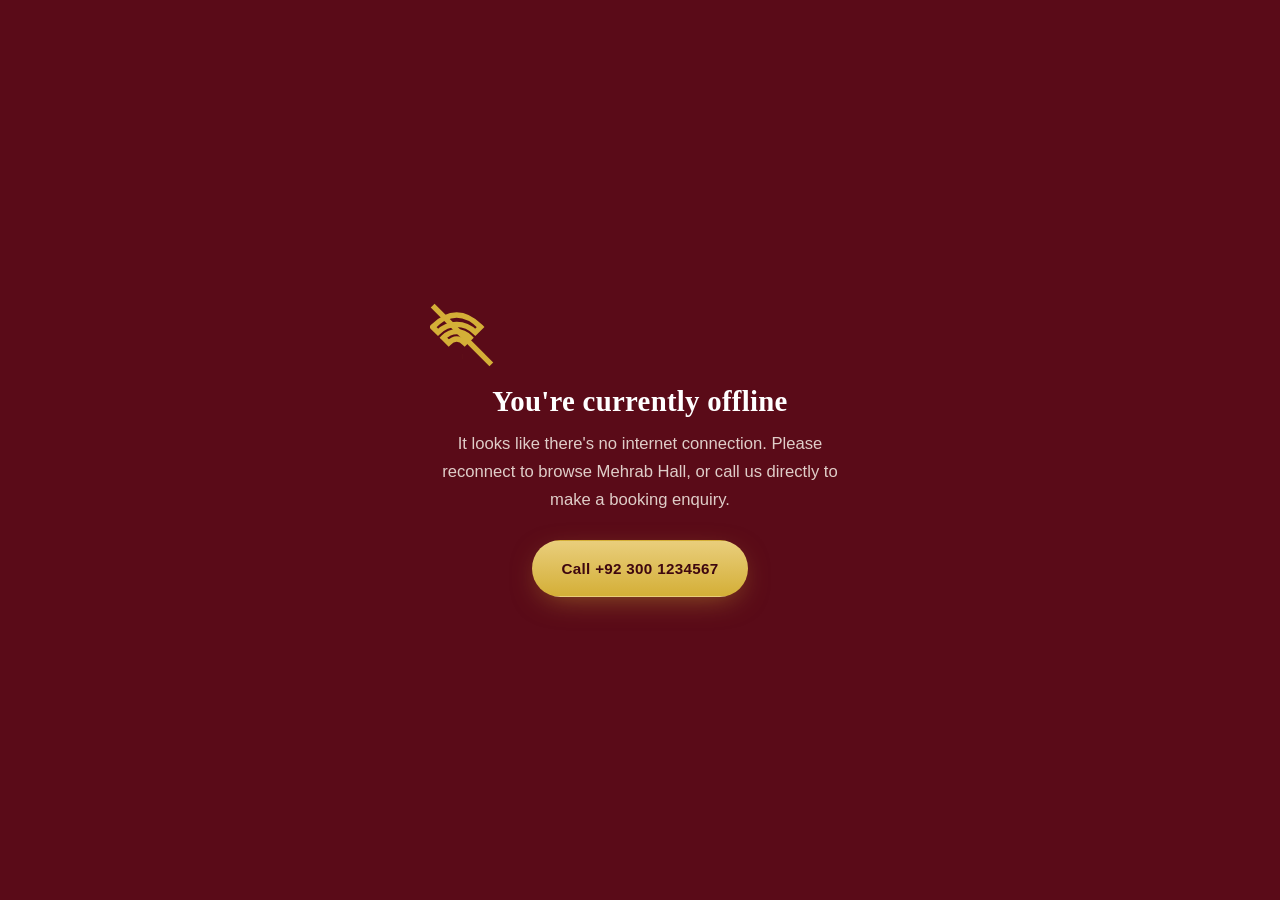
<file: offline.html>
<!DOCTYPE html>
<html lang="en">
<head>
<meta charset="UTF-8">
<meta name="viewport" content="width=device-width, initial-scale=1">
<title>You're Offline — Mehrab Hall</title>
<link rel="stylesheet" href="css/base.css">
<style>
  body{ min-height:100dvh; display:flex; align-items:center; justify-content:center; background: var(--color-primary); color:#fff; text-align:center; padding:2rem; }
  .offline-box{ max-width:420px; }
  .offline-box svg{ width:64px; height:64px; color: var(--color-gold); margin-bottom:1.2rem; }
  .offline-box h1{ font-size:1.8rem; color:#fff; margin-bottom:0.8rem; }
  .offline-box p{ color: rgba(247,240,232,0.85); margin-bottom:1.6rem; }
</style>
</head>
<body>
  <div class="offline-box">
    <svg viewBox="0 0 24 24" fill="none" stroke="currentColor" stroke-width="2" aria-hidden="true"><path d="M1 9l2 2c4-4 10-4 14 0l2-2C13 3 7 3 1 9z"/><path d="M5 13l2 2c2-2 4-2 6 0l2-2c-3-3-7-3-10 0z"/><line x1="12" y1="20" x2="12.01" y2="20"/><line x1="1" y1="1" x2="23" y2="23"/></svg>
    <h1>You're currently offline</h1>
    <p>It looks like there's no internet connection. Please reconnect to browse Mehrab Hall, or call us directly to make a booking enquiry.</p>
    <a href="tel:+923001234567" class="btn btn--gold">Call +92 300 1234567</a>
  </div>
</body>
</html>
</file>
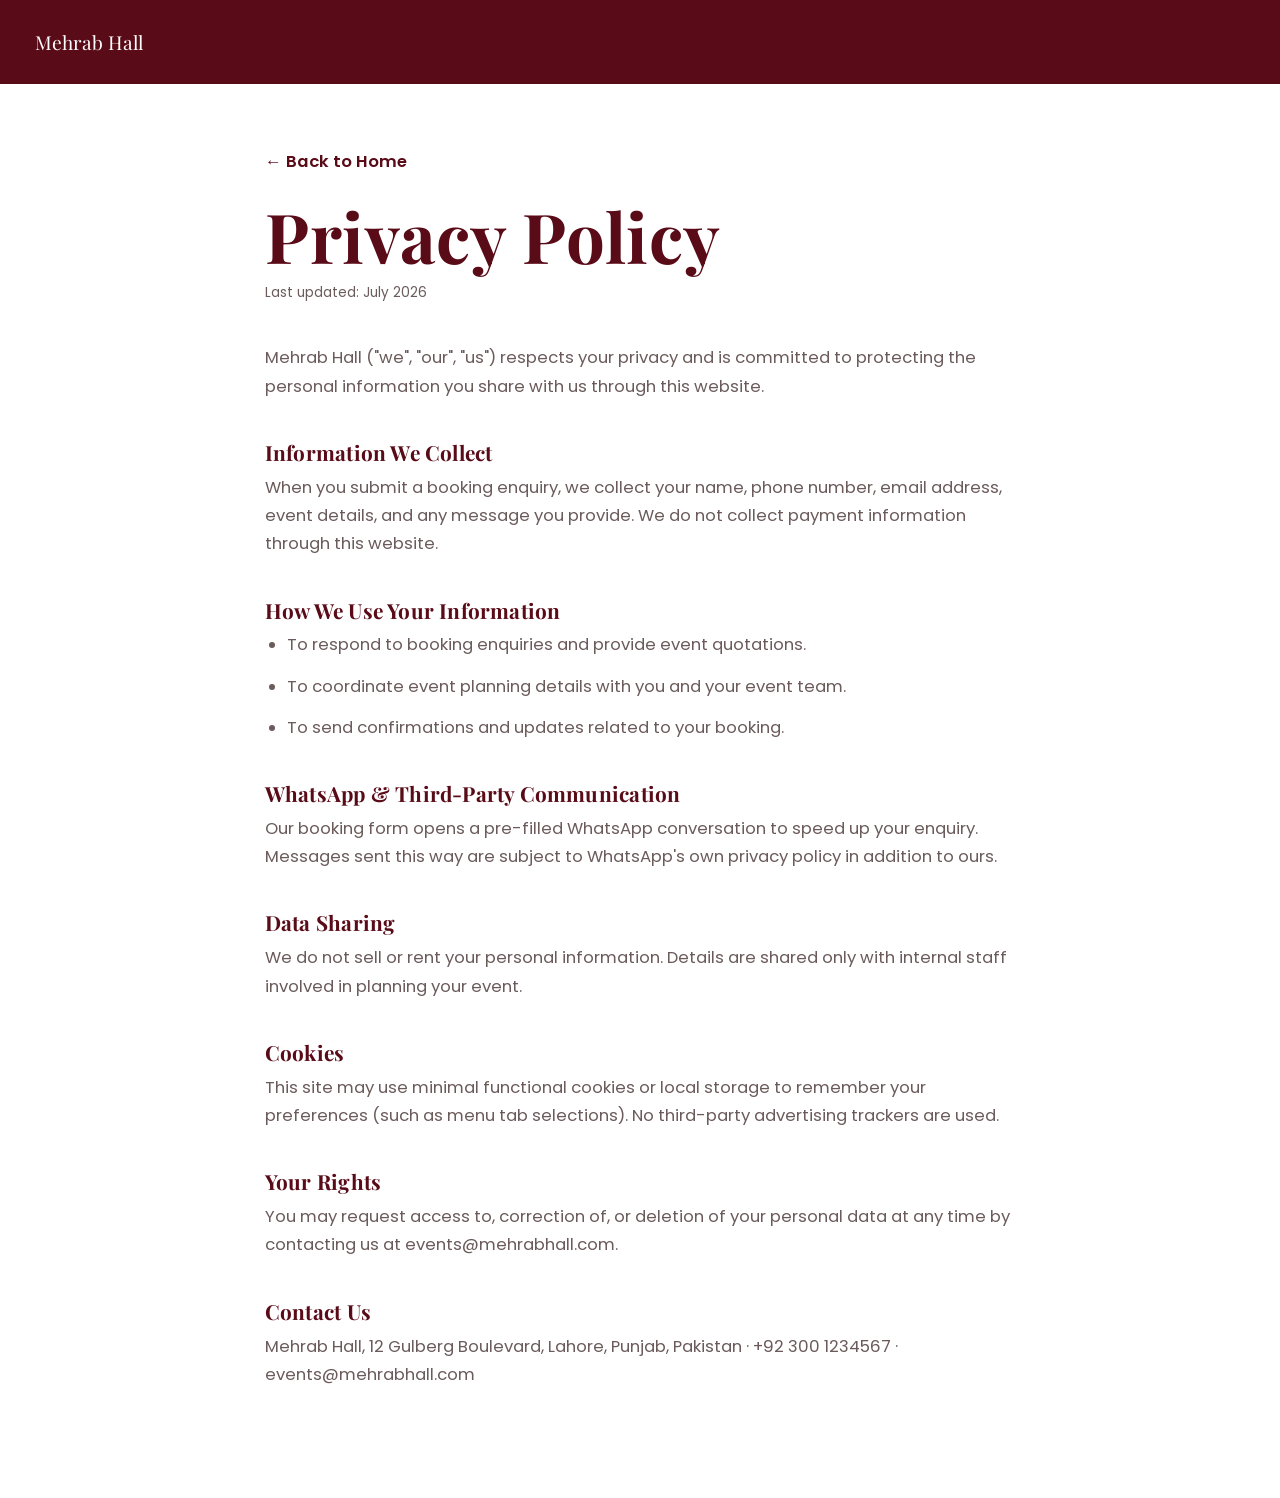
<file: privacy-policy.html>
<!DOCTYPE html>
<html lang="en">
<head>
<meta charset="UTF-8">
<meta name="viewport" content="width=device-width, initial-scale=1">
<title>Privacy Policy — Mehrab Hall</title>
<meta name="description" content="Read Mehrab Hall's privacy policy to understand how we collect, use, and protect your personal information.">
<meta name="robots" content="index, follow">
<link href="https://fonts.googleapis.com/css2?family=Playfair+Display:wght@600;700&family=Poppins:wght@400;500;600&display=swap" rel="stylesheet">
<link rel="stylesheet" href="css/base.css">
<style>
  .legal{ max-width:820px; margin:0 auto; padding: calc(var(--nav-h) + var(--space-xl)) var(--container-pad) var(--space-2xl); }
  .legal h1{ color: var(--color-primary); margin-bottom:0.5rem; }
  .legal .updated{ color: var(--color-text-soft); font-size:0.85rem; margin-bottom: var(--space-lg); }
  .legal h2{ font-size:1.3rem; color: var(--color-primary); margin-top: var(--space-lg); margin-bottom:0.6rem; }
  .legal p, .legal li{ color: var(--color-text-soft); margin-bottom:0.8rem; }
  .legal ul{ list-style: disc; padding-left:1.4rem; }
  .legal a.back{ display:inline-block; margin-bottom:1.5rem; color: var(--color-primary); font-weight:600; }
  header.bar{ position:fixed; top:0; left:0; right:0; height:var(--nav-h); background: var(--color-primary); display:flex; align-items:center; z-index:100; }
  header.bar a{ color:#fff; font-family: var(--font-display); font-size:1.2rem; padding-inline: var(--container-pad); }
</style>
</head>
<body>
<header class="bar"><a href="index.html">Mehrab Hall</a></header>
<div class="legal">
  <a class="back" href="index.html">&larr; Back to Home</a>
  <h1>Privacy Policy</h1>
  <p class="updated">Last updated: July 2026</p>

  <p>Mehrab Hall ("we", "our", "us") respects your privacy and is committed to protecting the personal information you share with us through this website.</p>

  <h2>Information We Collect</h2>
  <p>When you submit a booking enquiry, we collect your name, phone number, email address, event details, and any message you provide. We do not collect payment information through this website.</p>

  <h2>How We Use Your Information</h2>
  <ul>
    <li>To respond to booking enquiries and provide event quotations.</li>
    <li>To coordinate event planning details with you and your event team.</li>
    <li>To send confirmations and updates related to your booking.</li>
  </ul>

  <h2>WhatsApp &amp; Third-Party Communication</h2>
  <p>Our booking form opens a pre-filled WhatsApp conversation to speed up your enquiry. Messages sent this way are subject to WhatsApp's own privacy policy in addition to ours.</p>

  <h2>Data Sharing</h2>
  <p>We do not sell or rent your personal information. Details are shared only with internal staff involved in planning your event.</p>

  <h2>Cookies</h2>
  <p>This site may use minimal functional cookies or local storage to remember your preferences (such as menu tab selections). No third-party advertising trackers are used.</p>

  <h2>Your Rights</h2>
  <p>You may request access to, correction of, or deletion of your personal data at any time by contacting us at <a href="mailto:events@mehrabhall.com">events@mehrabhall.com</a>.</p>

  <h2>Contact Us</h2>
  <p>Mehrab Hall, 12 Gulberg Boulevard, Lahore, Punjab, Pakistan &middot; +92 300 1234567 &middot; events@mehrabhall.com</p>
</div>
</body>
</html>
</file>
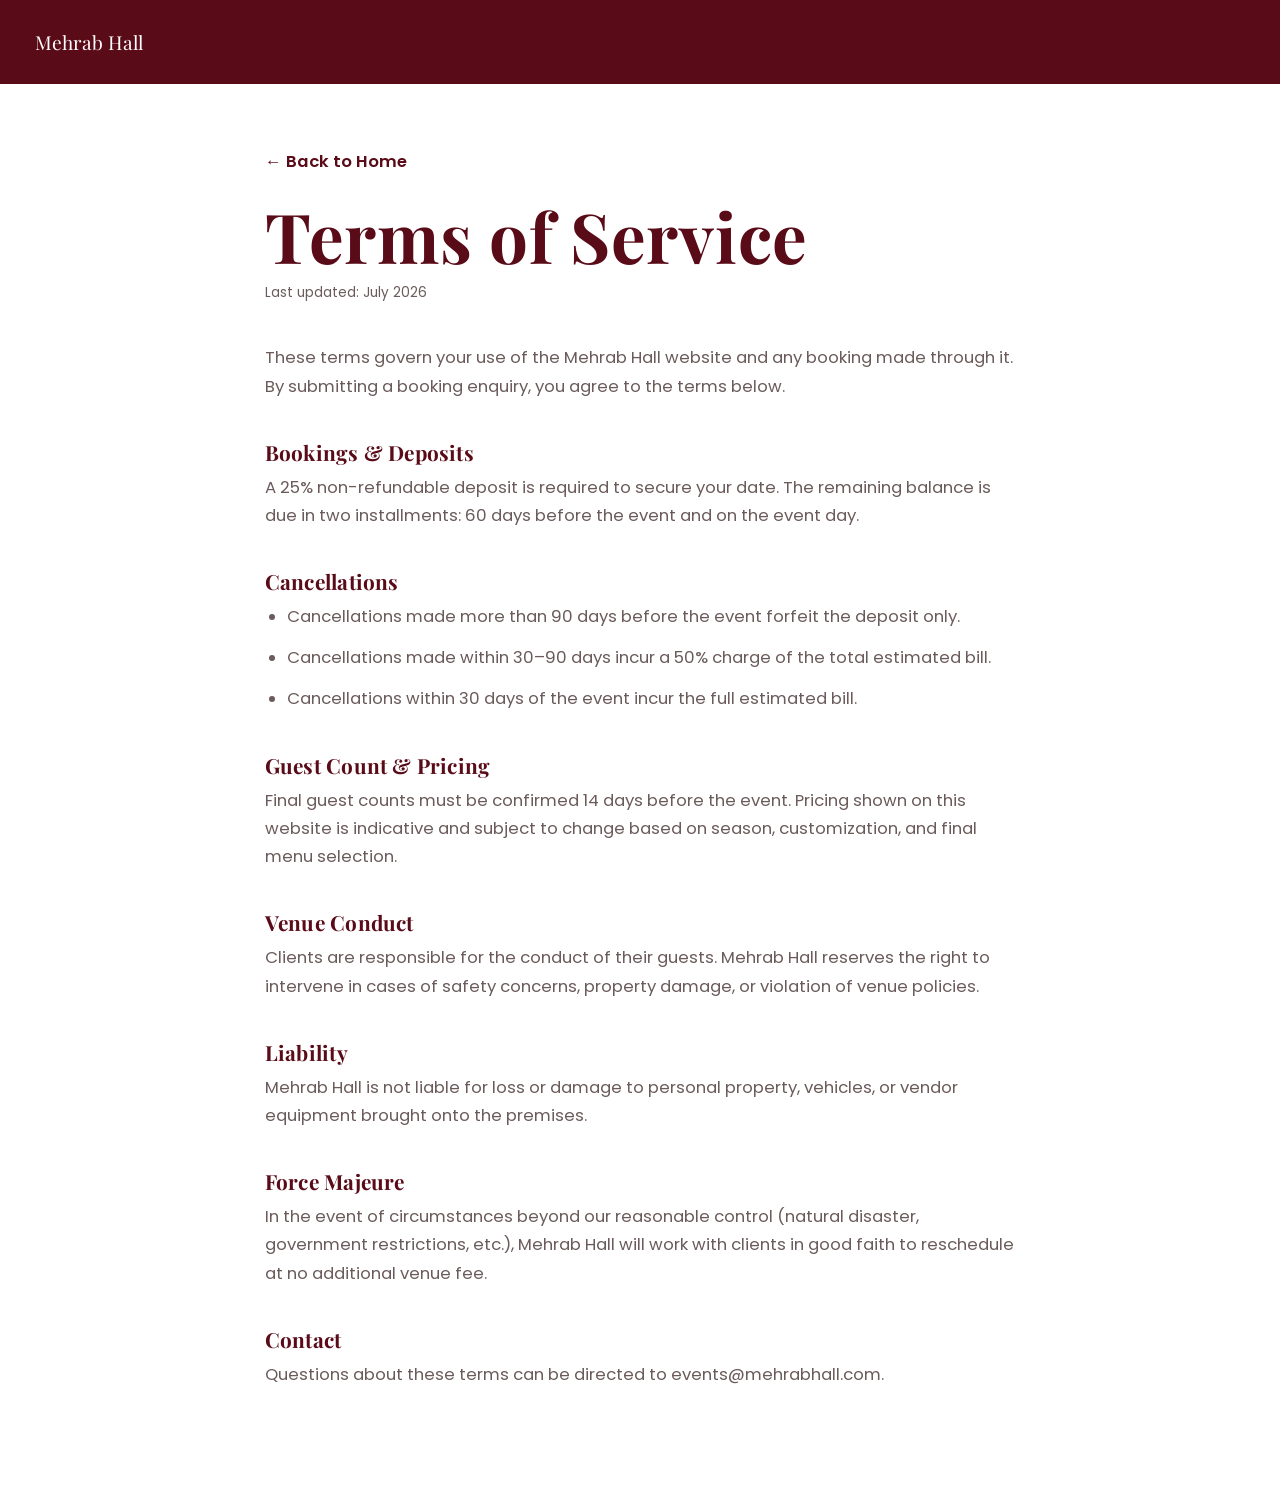
<file: terms.html>
<!DOCTYPE html>
<html lang="en">
<head>
<meta charset="UTF-8">
<meta name="viewport" content="width=device-width, initial-scale=1">
<title>Terms of Service — Mehrab Hall</title>
<meta name="description" content="Read Mehrab Hall's terms of service covering bookings, deposits, cancellations, and venue policies.">
<meta name="robots" content="index, follow">
<link href="https://fonts.googleapis.com/css2?family=Playfair+Display:wght@600;700&family=Poppins:wght@400;500;600&display=swap" rel="stylesheet">
<link rel="stylesheet" href="css/base.css">
<style>
  .legal{ max-width:820px; margin:0 auto; padding: calc(var(--nav-h) + var(--space-xl)) var(--container-pad) var(--space-2xl); }
  .legal h1{ color: var(--color-primary); margin-bottom:0.5rem; }
  .legal .updated{ color: var(--color-text-soft); font-size:0.85rem; margin-bottom: var(--space-lg); }
  .legal h2{ font-size:1.3rem; color: var(--color-primary); margin-top: var(--space-lg); margin-bottom:0.6rem; }
  .legal p, .legal li{ color: var(--color-text-soft); margin-bottom:0.8rem; }
  .legal ul{ list-style: disc; padding-left:1.4rem; }
  .legal a.back{ display:inline-block; margin-bottom:1.5rem; color: var(--color-primary); font-weight:600; }
  header.bar{ position:fixed; top:0; left:0; right:0; height:var(--nav-h); background: var(--color-primary); display:flex; align-items:center; z-index:100; }
  header.bar a{ color:#fff; font-family: var(--font-display); font-size:1.2rem; padding-inline: var(--container-pad); }
</style>
</head>
<body>
<header class="bar"><a href="index.html">Mehrab Hall</a></header>
<div class="legal">
  <a class="back" href="index.html">&larr; Back to Home</a>
  <h1>Terms of Service</h1>
  <p class="updated">Last updated: July 2026</p>

  <p>These terms govern your use of the Mehrab Hall website and any booking made through it. By submitting a booking enquiry, you agree to the terms below.</p>

  <h2>Bookings &amp; Deposits</h2>
  <p>A 25% non-refundable deposit is required to secure your date. The remaining balance is due in two installments: 60 days before the event and on the event day.</p>

  <h2>Cancellations</h2>
  <ul>
    <li>Cancellations made more than 90 days before the event forfeit the deposit only.</li>
    <li>Cancellations made within 30–90 days incur a 50% charge of the total estimated bill.</li>
    <li>Cancellations within 30 days of the event incur the full estimated bill.</li>
  </ul>

  <h2>Guest Count &amp; Pricing</h2>
  <p>Final guest counts must be confirmed 14 days before the event. Pricing shown on this website is indicative and subject to change based on season, customization, and final menu selection.</p>

  <h2>Venue Conduct</h2>
  <p>Clients are responsible for the conduct of their guests. Mehrab Hall reserves the right to intervene in cases of safety concerns, property damage, or violation of venue policies.</p>

  <h2>Liability</h2>
  <p>Mehrab Hall is not liable for loss or damage to personal property, vehicles, or vendor equipment brought onto the premises.</p>

  <h2>Force Majeure</h2>
  <p>In the event of circumstances beyond our reasonable control (natural disaster, government restrictions, etc.), Mehrab Hall will work with clients in good faith to reschedule at no additional venue fee.</p>

  <h2>Contact</h2>
  <p>Questions about these terms can be directed to <a href="mailto:events@mehrabhall.com">events@mehrabhall.com</a>.</p>
</div>
</body>
</html>
</file>
<file: css/base.css>
/* ==========================================================================
   MEHRAB HALL — Base / Design Tokens
   Luxury Royal Maroon theme
   ========================================================================== */

:root{
  /* ---- Brand palette ---- */
  --color-primary:      #5A0B18;   /* royal maroon   */
  --color-primary-dark: #3E070F;
  --color-secondary:    #8B1E2D;   /* deep red       */
  --color-cream:        #F7F0E8;
  --color-gold:         #D4AF37;
  --color-gold-soft:    #E9CE7C;
  --color-white:        #FFFFFF;
  --color-text:         #2B2B2B;
  --color-text-soft:    #6B5B5B;

  /* ---- Surfaces ---- */
  --surface-cream:  var(--color-cream);
  --surface-maroon: var(--color-primary);
  --surface-glass:  rgba(90,11,24,0.62);

  /* ---- Type ---- */
  --font-display: "Playfair Display", "Georgia", serif;
  --font-body: "Poppins", -apple-system, BlinkMacSystemFont, "Segoe UI", sans-serif;

  --fs-eyebrow: clamp(0.72rem, 0.68rem + 0.2vw, 0.82rem);
  --fs-body:    clamp(0.95rem, 0.92rem + 0.15vw, 1.05rem);
  --fs-h1:      clamp(2.4rem, 1.9rem + 3vw, 4.6rem);
  --fs-h2:      clamp(1.9rem, 1.6rem + 1.6vw, 3rem);
  --fs-h3:      clamp(1.3rem, 1.15rem + 0.8vw, 1.8rem);
  --fs-h4:      clamp(1.05rem, 1rem + 0.3vw, 1.25rem);
  --fs-lead:    clamp(1.05rem, 1rem + 0.4vw, 1.25rem);

  /* ---- Spacing scale ---- */
  --space-3xs: 0.25rem;
  --space-2xs: 0.5rem;
  --space-xs:  0.75rem;
  --space-sm:  1rem;
  --space-md:  1.5rem;
  --space-lg:  2.5rem;
  --space-xl:  4rem;
  --space-2xl: 6rem;
  --space-3xl: 8rem;

  --section-pad: clamp(3.5rem, 2.8rem + 3vw, 7rem);
  --container-w: 1280px;
  --container-pad: clamp(1.25rem, 0.9rem + 1.6vw, 3rem);

  /* ---- Effects ---- */
  --radius-sm: 6px;
  --radius-md: 14px;
  --radius-lg: 26px;
  --shadow-soft: 0 10px 40px -12px rgba(58,7,15,0.28);
  --shadow-card: 0 18px 50px -18px rgba(58,7,15,0.35);
  --shadow-gold: 0 8px 30px -10px rgba(212,175,55,0.55);
  --ease-royal: cubic-bezier(0.22, 1, 0.36, 1);
  --dur-fast: 0.25s;
  --dur-med: 0.55s;
  --dur-slow: 0.9s;

  --nav-h: 84px;
}

/* ---- Reset ---- */
*, *::before, *::after{ box-sizing: border-box; }
html{
  scroll-behavior: smooth;
  -webkit-text-size-adjust: 100%;
}
@media (prefers-reduced-motion: reduce){
  html{ scroll-behavior: auto; }
  *, *::before, *::after{
    animation-duration: 0.001ms !important;
    animation-iteration-count: 1 !important;
    transition-duration: 0.001ms !important;
    scroll-behavior: auto !important;
  }
}
body{
  margin:0;
  font-family: var(--font-body);
  font-size: var(--fs-body);
  line-height: 1.7;
  color: var(--color-text);
  background: var(--color-white);
  -webkit-font-smoothing: antialiased;
  overflow-x: hidden;
}
img, picture, video, canvas, svg{ display:block; max-width:100%; height:auto; }
ul, ol{ margin:0; padding:0; list-style:none; }
a{ color: inherit; text-decoration: none; }
button{ font: inherit; cursor:pointer; }
input, textarea, select{ font: inherit; }
h1,h2,h3,h4,p,figure{ margin:0; }

/* ---- Focus states (accessibility) ---- */
a:focus-visible,
button:focus-visible,
input:focus-visible,
textarea:focus-visible,
select:focus-visible,
[tabindex]:focus-visible{
  outline: 3px solid var(--color-gold);
  outline-offset: 3px;
  border-radius: 4px;
}

/* ---- Skip link ---- */
.skip-link{
  position:absolute;
  left:-9999px;
  top:0;
  background: var(--color-primary);
  color: var(--color-white);
  padding: 0.8rem 1.4rem;
  z-index: 10000;
  border-radius: 0 0 8px 0;
  font-weight:600;
}
.skip-link:focus{ left:0; }

/* ---- Typography helpers ---- */
h1,h2,h3,.font-display{ font-family: var(--font-display); font-weight:700; letter-spacing:0.01em; }
h1{ font-size: var(--fs-h1); line-height:1.06; }
h2{ font-size: var(--fs-h2); line-height:1.12; }
h3{ font-size: var(--fs-h3); line-height:1.25; }
h4{ font-size: var(--fs-h4); line-height:1.35; font-family: var(--font-body); font-weight:600; }
.lead{ font-size: var(--fs-lead); color: var(--color-text-soft); }

.eyebrow{
  display:inline-flex;
  align-items:center;
  gap:0.6em;
  font-size: var(--fs-eyebrow);
  letter-spacing: 0.28em;
  text-transform: uppercase;
  color: var(--color-secondary);
  font-weight:600;
}
.eyebrow::before,
.eyebrow::after{
  content:"";
  width: 26px;
  height:1px;
  background: var(--color-gold);
}
.eyebrow--on-dark{ color: var(--color-gold-soft); }

.section-head{
  max-width: 760px;
  margin: 0 auto var(--space-xl);
  text-align:center;
  display:flex;
  flex-direction:column;
  gap: var(--space-sm);
}
.section-head h2{ color: var(--color-primary); }
.section-head p{ color: var(--color-text-soft); }
.section-head--left{ margin: 0 0 var(--space-xl); text-align:left; align-items:flex-start; }

/* ---- Layout ---- */
.container{
  width:100%;
  max-width: var(--container-w);
  margin-inline:auto;
  padding-inline: var(--container-pad);
}
.section{ padding-block: var(--section-pad); position:relative; }
.section--cream{ background: var(--surface-cream); }
.section--maroon{
  background: linear-gradient(165deg, var(--color-primary) 0%, var(--color-primary-dark) 100%);
  color: var(--color-cream);
}
.section--maroon h2, .section--maroon h3{ color: var(--color-white); }
.section--white{ background: var(--color-white); }

/* ---- Ornamental divider (signature motif) ---- */
.ornament{
  width: 88px;
  height: 34px;
  margin-inline:auto;
  color: var(--color-gold);
  flex-shrink:0;
}
.ornament--light{ color: var(--color-gold-soft); }

/* ---- Buttons ---- */
.btn{
  display:inline-flex;
  align-items:center;
  justify-content:center;
  gap:0.6em;
  padding: 0.95em 1.9em;
  min-height:48px;
  border-radius: 999px;
  font-weight:600;
  font-size: 0.95rem;
  letter-spacing:0.02em;
  border: 1.5px solid transparent;
  transition: transform var(--dur-fast) var(--ease-royal),
              box-shadow var(--dur-fast) var(--ease-royal),
              background var(--dur-fast) var(--ease-royal),
              color var(--dur-fast) var(--ease-royal),
              border-color var(--dur-fast) var(--ease-royal);
  white-space: nowrap;
}
.btn svg{ width:1.1em; height:1.1em; flex-shrink:0; }
.btn:hover{ transform: translateY(-2px); }
.btn:active{ transform: translateY(0); }

.btn--gold{
  background: linear-gradient(180deg, var(--color-gold-soft), var(--color-gold));
  color: var(--color-primary-dark);
  box-shadow: var(--shadow-gold);
}
.btn--gold:hover{ box-shadow: 0 14px 34px -10px rgba(212,175,55,0.7); }

.btn--outline{
  background: transparent;
  color: var(--color-white);
  border-color: rgba(255,255,255,0.55);
}
.btn--outline:hover{ background: rgba(255,255,255,0.12); border-color: var(--color-white); }

.btn--outline-maroon{
  background: transparent;
  color: var(--color-primary);
  border-color: var(--color-primary);
}
.btn--outline-maroon:hover{ background: var(--color-primary); color: var(--color-white); }

.btn--primary{
  background: var(--color-primary);
  color: var(--color-white);
}
.btn--primary:hover{ background: var(--color-primary-dark); }

.btn--block{ width:100%; }
.btn--sm{ padding: 0.7em 1.4em; min-height:40px; font-size:0.85rem; }

/* ---- Cards shared ---- */
.card{
  background: var(--color-white);
  border-radius: var(--radius-lg);
  box-shadow: var(--shadow-card);
}

/* ---- Utility ---- */
.visually-hidden{
  position:absolute !important;
  width:1px;height:1px;
  overflow:hidden;
  clip:rect(0 0 0 0);
  white-space:nowrap;
}
.text-center{ text-align:center; }
.mt-0{ margin-top:0; }
</file>
